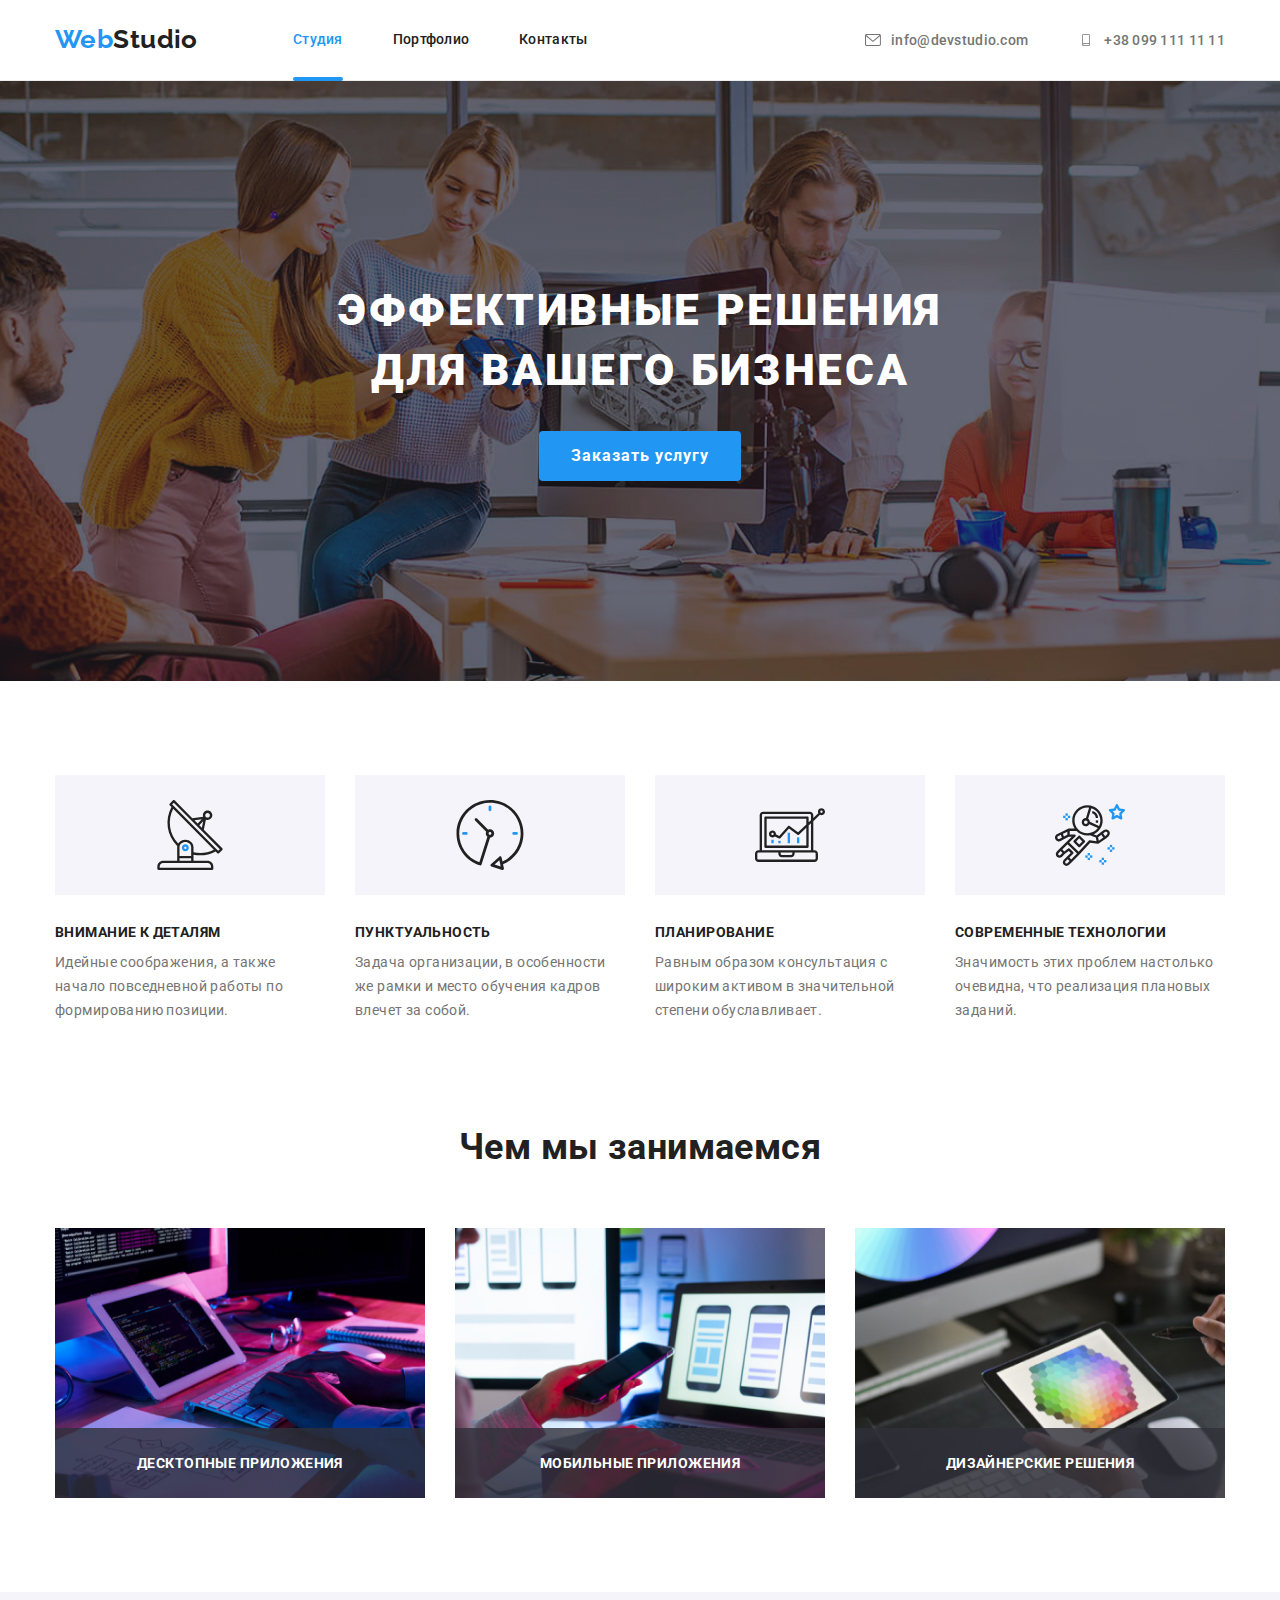
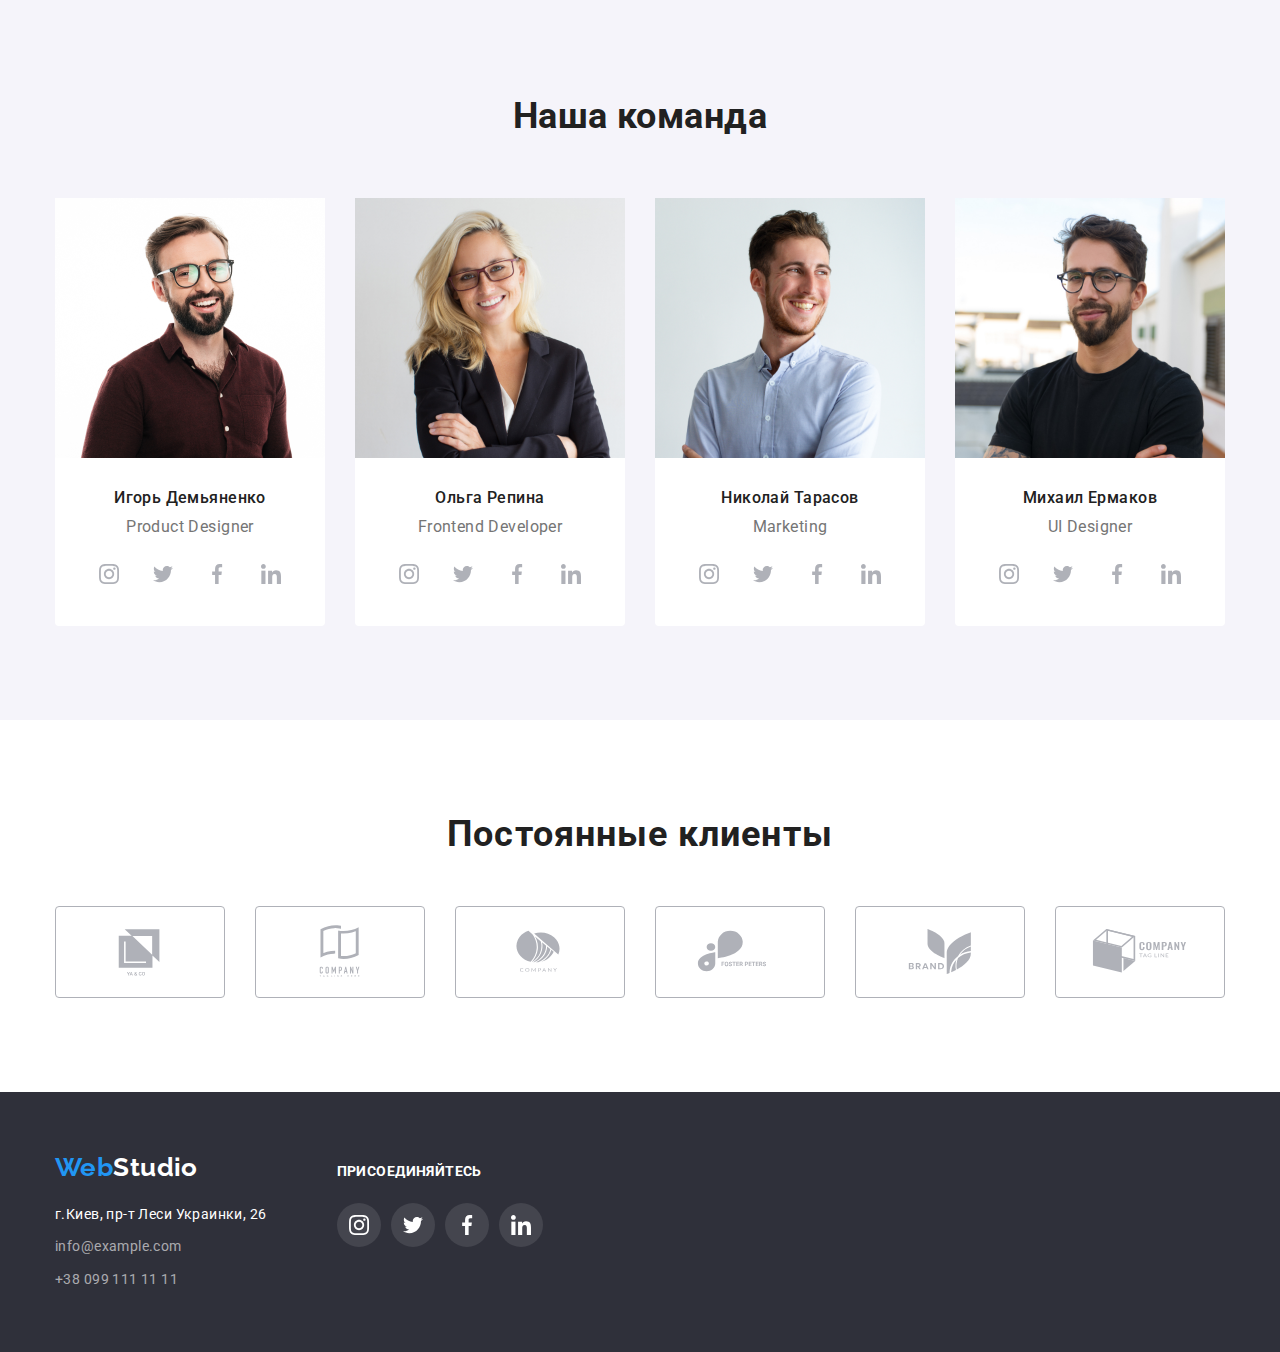
<file: index.html>
<!DOCTYPE html>
<html lang="ru">

<head>
    <meta charset="UTF-8">
    <meta http-equiv="X-UA-Compatible" content="IE=edge">
    <meta name="viewport" content="width=device-width, initial-scale=1.0">
    <title>Studio</title>
    <link rel="preconnect" href="https://fonts.googleapis.com">
    <link rel="preconnect" href="https://fonts.gstatic.com" crossorigin>
    <link href="https://fonts.googleapis.com/css2?family=Raleway:wght@700&family=Roboto:wght@400;500;700&display=swap"
        rel="stylesheet">
    <link rel="stylesheet"
        href="https://cdnjs.cloudflare.com/ajax/libs/modern-normalize/1.0.0/modern-normalize.min.css" />

    <link rel="stylesheet" href="./css/style.css">
</head>

<body>
    <header class="header">
        <div class="container wrapper">
            <a href="./index.html" class="header-logo logo link" lang="en"><span class="webstudio">Web</span>Studio</a>
            <nav class="site-nav">
                <ul class="nav-list">
                    <li class="nav-item"><a href="./index.html" class="link-nav current link">Студия</a></li>
                    <li class="nav-item"><a href="./portfolio.html" class="link-nav link">Портфолио</a></li>
                    <li class="nav-item"><a href="" class="link-nav link">Контакты</a></li>
                </ul>
            </nav>
            <ul class="header-adress-list">
                <li class="header-adress-mail">
                    <a href="mailto:info@devstudio.com" class="header-adress link"
                        lang="en">
                        <svg class="header-adress-image" width="16" height="12">
                            <use href="./images/sprite.svg#envelope"></use>
                        </svg> info@devstudio.com
                    </a>
                </li>
                <li class="header-adress-mail">
                    <a href="tel:+38-099-111-11-11" class="header-adress link">
                    <svg class="header-adress-image" width="16" height="12">
                        <use href="./images/sprite.svg#smartphone"></use>
                    </svg> +38 099 111 11 11
                    </a>
                </li>
            </ul>
        </div>
    </header>

    <main>
        <!-- Hero -->
        <section class="section-hero section">
            <div class="container">
                <h1 class="hero-title">Эффективные решения для вашего бизнеса</h1>
                <button type="button" class="button-order button" data-modal-open>Заказать услугу</button>
            </div>
        </section>

        <!-- Особенности -->
        <section class="section-article section">
            <div class="container">
                <h2 class="visually-hidden">Наши скилы</h2>
                <ul class="article-list">
                    <li class="article-item">
                        <h3 class="article-sub-title first">Внимание к деталям</h3>
                        <p class="article-text">Идейные соображения, а также начало повседневной работы по формированию
                            позиции.</p>
                    </li>

                    <li class="article-item">
                        <h3 class="article-sub-title second">Пунктуальность</h3>
                        <p class="article-text">Задача организации, в особенности же рамки и место обучения кадров
                            влечет за собой.</p>
                    </li class="article-item">

                    <li class="article-item">
                        <h3 class="article-sub-title third">Планирование</h3>
                        <p class="article-text">Равным образом консультация с широким активом в значительной степени
                            обуславливает.</p>
                    </li class="article-item">

                    <li class="article-item">
                        <h3 class="article-sub-title fourth">Современные технологии</h3>
                        <p class="article-text">Значимость этих проблем настолько очевидна, что реализация плановых
                            заданий.</p>
                    </li>
                </ul>
            </div>
        </section>

        <section class="section-gallery section section-dop">
            <div class="container">
                <h2 class="gallery-title">Чем мы занимаемся</h2>
                <ul class="gallery-list">
                    <li class="gallery-item">
                        <img src="./images/main/ourjob1.jpg" alt="Чем мы занимаемся" width="370px"
                            height="270px" class="gallery-img">
                        <p class="gallery-overlay">Десктопные приложения</p>
                    </li>
                    <li class="gallery-item">
                        <img src="./images/main/ourjob2.jpg" alt="Чем мы занимаемся" width="370px"
                            height="270px" class="gallery-img">
                        <p class="gallery-overlay">Мобильные приложения</p>
                    </li>
                    <li class="gallery-item">
                        <img src="./images/main/ourjob3.jpg" alt="Чем мы занимаемся" width="370px"
                            height="270px" class="gallery-img">
                        <p class="gallery-overlay">Дизайнерские решения</p>
                    </li>
                </ul>
            </div>
        </section>

        <!-- Наша команда -->
        <section class="section-team section">
            <div class="container">
                <h2 class="team-title">Наша команда</h2>
                <ul class="team-list">
                    <li class="team-item">
                        <img src="./images/main/team1.png" alt="Игорь Дем'яненко" class="team-img" width="270px"
                            height="260px">
                            <div class="team-box">
                                <h3 class="team-sub-title">Игорь Демьяненко</h3>
                                <p class="team-text">Product Designer</p>
                                    <ul class="social-list">
                                        <li class="social-item" width="44" height="44">
                                            <a href="" class="social-link">
                                                <svg class="social-link-img" width="20" height="20">
                                                    <use href="./images/sprite.svg#instagram"></use>
                                                </svg>
                                            </a>
                                        </li>
                                        <li class="social-item">
                                            <a href="" class="social-link">
                                                <svg class="social-link-img" width="20" height="20">
                                                    <use href="./images/sprite.svg#twitter"></use>
                                                </svg>
                                            </a>
                                        </li>
                                        <li class="social-item">
                                            <a href="" class="social-link">
                                                <svg class="social-link-img" width="20" height="20">
                                                    <use href="./images/sprite.svg#facebook"></use>
                                                </svg>
                                            </a>
                                        </li>
                                        <li class="social-item">
                                            <a href="" class="social-link">
                                                <svg class="social-link-img" width="20" height="20">
                                                    <use href="./images/sprite.svg#linkedin"></use>
                                                </svg>
                                            </a>
                                        </li>
                                    </ul>
                            </div>
                    </li>
                    <li class="team-item">
                        <img src="./images/main/team2.jpg" alt="Ольга Репина" class="team-img" width="270px"
                            height="260px">
                            <div class="team-box">
                                <h3 class="team-sub-title">Ольга Репина</h3>
                                <p class="team-text">Frontend Developer</p>
                                    <ul class="social-list">
                                        <li class="social-item" width="44" height="44">
                                            <a href="" class="social-link">
                                                <svg class="social-link-img" width="20" height="20">
                                                    <use href="./images/sprite.svg#instagram"></use>
                                                </svg>
                                            </a>
                                        </li>
                                        <li class="social-item">
                                            <a href="" class="social-link">
                                                <svg class="social-link-img" width="20" height="20">
                                                    <use href="./images/sprite.svg#twitter"></use>
                                                </svg>
                                            </a>
                                        </li>
                                        <li class="social-item">
                                            <a href="" class="social-link">
                                                <svg class="social-link-img" width="20" height="20">
                                                    <use href="./images/sprite.svg#facebook"></use>
                                                </svg>
                                            </a>
                                        </li>
                                        <li class="social-item">
                                            <a href="" class="social-link">
                                                <svg class="social-link-img" width="20" height="20">
                                                    <use href="./images/sprite.svg#linkedin"></use>
                                                </svg>
                                            </a>
                                        </li>
                                    </ul>
                            </div>
                    </li>
                    <li class="team-item">
                        <img src="./images/main/team3.jpg" alt="Николай Тарасов" class="team-img" width="270px"
                            height="260px">
                            <div class="team-box">
                                <h3 class="team-sub-title">Николай Тарасов</h3>
                                <p class="team-text">Marketing</p>
                                    <ul class="social-list">
                                        <li class="social-item" width="44" height="44">
                                            <a href="" class="social-link">
                                                <svg class="social-link-img" width="20" height="20">
                                                    <use href="./images/sprite.svg#instagram"></use>
                                                </svg>
                                            </a>
                                        </li>
                                        <li class="social-item">
                                            <a href="" class="social-link">
                                                <svg class="social-link-img" width="20" height="20">
                                                    <use href="./images/sprite.svg#twitter"></use>
                                                </svg>
                                            </a>
                                        </li>
                                        <li class="social-item">
                                            <a href="" class="social-link">
                                                <svg class="social-link-img" width="20" height="20">
                                                    <use href="./images/sprite.svg#facebook"></use>
                                                </svg>
                                            </a>
                                        </li>
                                        <li class="social-item">
                                            <a href="" class="social-link">
                                                <svg class="social-link-img" width="20" height="20">
                                                    <use href="./images/sprite.svg#linkedin"></use>
                                                </svg>
                                            </a>
                                        </li>
                                    </ul>
                            </div>
                    </li>
                    <li class="team-item">
                        <img src="./images/main/team4.jpg" alt="Михаил Ермаков" class="team-img" width="270px"
                            height="260px">
                            <div class="team-box">
                                <h3 class="team-sub-title">Михаил Ермаков</h3>
                                <p class="team-text">UI Designer</p>
                                    <ul class="social-list">
                                        <li class="social-item" width="44" height="44">
                                            <a href="" class="social-link">
                                                <svg class="social-link-img" width="20" height="20">
                                                    <use href="./images/sprite.svg#instagram"></use>
                                                </svg>
                                            </a>
                                        </li>
                                        <li class="social-item">
                                            <a href="" class="social-link">
                                                <svg class="social-link-img" width="20" height="20">
                                                    <use href="./images/sprite.svg#twitter"></use>
                                                </svg>
                                            </a>
                                        </li>
                                        <li class="social-item">
                                            <a href="" class="social-link">
                                                <svg class="social-link-img" width="20" height="20">
                                                    <use href="./images/sprite.svg#facebook"></use>
                                                </svg>
                                            </a>
                                        </li>
                                        <li class="social-item">
                                            <a href="" class="social-link">
                                                <svg class="social-link-img" width="20" height="20">
                                                    <use href="./images/sprite.svg#linkedin"></use>
                                                </svg>
                                            </a>
                                        </li>
                                    </ul>
                            </div>
                    </li>
                </ul>
            </div>
        </section>




<!-- Постоянные клиенты -->

        <section class="clients section">
            <div class="container">
                <h2 class="clients-title">Постоянные клиенты</h2>
                <ul class="clients-list">
                    <li class="clients-item">
                        <a href="" class="clients-link">
                            <svg class="clients-link-img" width="106" height="60">
                                <use href="./images/sprite.svg#logo-1"></use>
                            </svg>
                        </a>
                    </li>
                    <li class="clients-item">
                        <a href="" class="clients-link">
                            <svg class="clients-link-img" width="106" height="60">
                                <use href="./images/sprite.svg#logo-2"></use>
                            </svg>
                        </a>
                    </li>
                    <li class="clients-item">
                        <a href="" class="clients-link">
                            <svg class="clients-link-img" width="106" height="60">
                                <use href="./images/sprite.svg#logo-3"></use>
                            </svg>
                        </a>
                    </li>
                    <li class="clients-item">
                        <a href="" class="clients-link">
                            <svg class="clients-link-img" width="106" height="60">
                                <use href="./images/sprite.svg#logo-4"></use>
                            </svg>
                        </a>
                    </li>
                    <li class="clients-item">
                        <a href="" class="clients-link">
                            <svg class="clients-link-img" width="106" height="60">
                                <use href="./images/sprite.svg#logo-5"></use>
                            </svg>
                        </a>
                    </li>
                    <li class="clients-item">
                        <a href="" class="clients-link">
                            <svg class="clients-link-img" width="106" height="60">
                                <use href="./images/sprite.svg#logo-6"></use>
                            </svg>
                        </a>
                    </li>
                </ul>
            </div>
        </section>
    </main>

    <!-- Подвал -->
    <footer class="footer ">
        <div class="container footer-wrapper">
            <div class="footer-adress-container">
                <a href="./index.html" class="footer-logo logo link"><span class="webstudio">Web</span>Studio</a>
                <address>
                    <a href="https://goo.gl/maps/xhhqfHKfK66kYqQT9" target="_blank" class="footer-adress link adress-phyth link">г.Киев,
                        пр-т Леси Украинки, 26</a>
                    <a href=" mailto:info@example.com" lang="en" class="footer-adress link">info@example.com</a>
                    <a href="tel:+38-099-111-11-11" class="footer-adress link">+38 099 111 11 11</a>
                </address>
            </div>
            <div class="footer-social-links-container">
                <h2 class="footer-social-title">Присоединяйтесь</h2>
                <ul class="footer-social-list">
                    <li class="footer-social-item">
                        <a href="" class="footer-social-link link">
                            <svg class="footer-social-link-img" width="20" height="20">
                                <use href="./images/sprite.svg#instagram"></use>
                            </svg>
                        </a>
                    </li>
                    <li class="footer-social-item">
                        <a href="" class="footer-social-link link">
                            <svg class="footer-social-link-img" width="20" height="20">
                                <use href="./images/sprite.svg#twitter"></use>
                            </svg>
                        </a>
                    </li>
                    <li class="footer-social-item">
                        <a href="" class="footer-social-link link">
                            <svg class="footer-social-link-img" width="20" height="20">
                                <use href="./images/sprite.svg#facebook"></use>
                            </svg>
                        </a>
                    </li>
                    <li class="footer-social-item">
                        <a href="" class="footer-social-link link">
                            <svg class="footer-social-link-img" width="20" height="20">
                                <use href="./images/sprite.svg#linkedin"></use>
                            </svg>
                        </a>
                    </li>
                </ul>
            </div>
        </div>
    </footer>

<div class="backdrop is-hidden" data-modal>
    <div class="modal">
        <button type="button" class="close-button" data-modal-close width="30" height="30">
            <svg class="modal-button-close" width="18" height="18">
                <use href="./images/sprite.svg#close-button"></use>
            </svg>
        </button>
    </div>
</div>

<script src="./js/modal.js"></script>

</body>

</html>
</file>
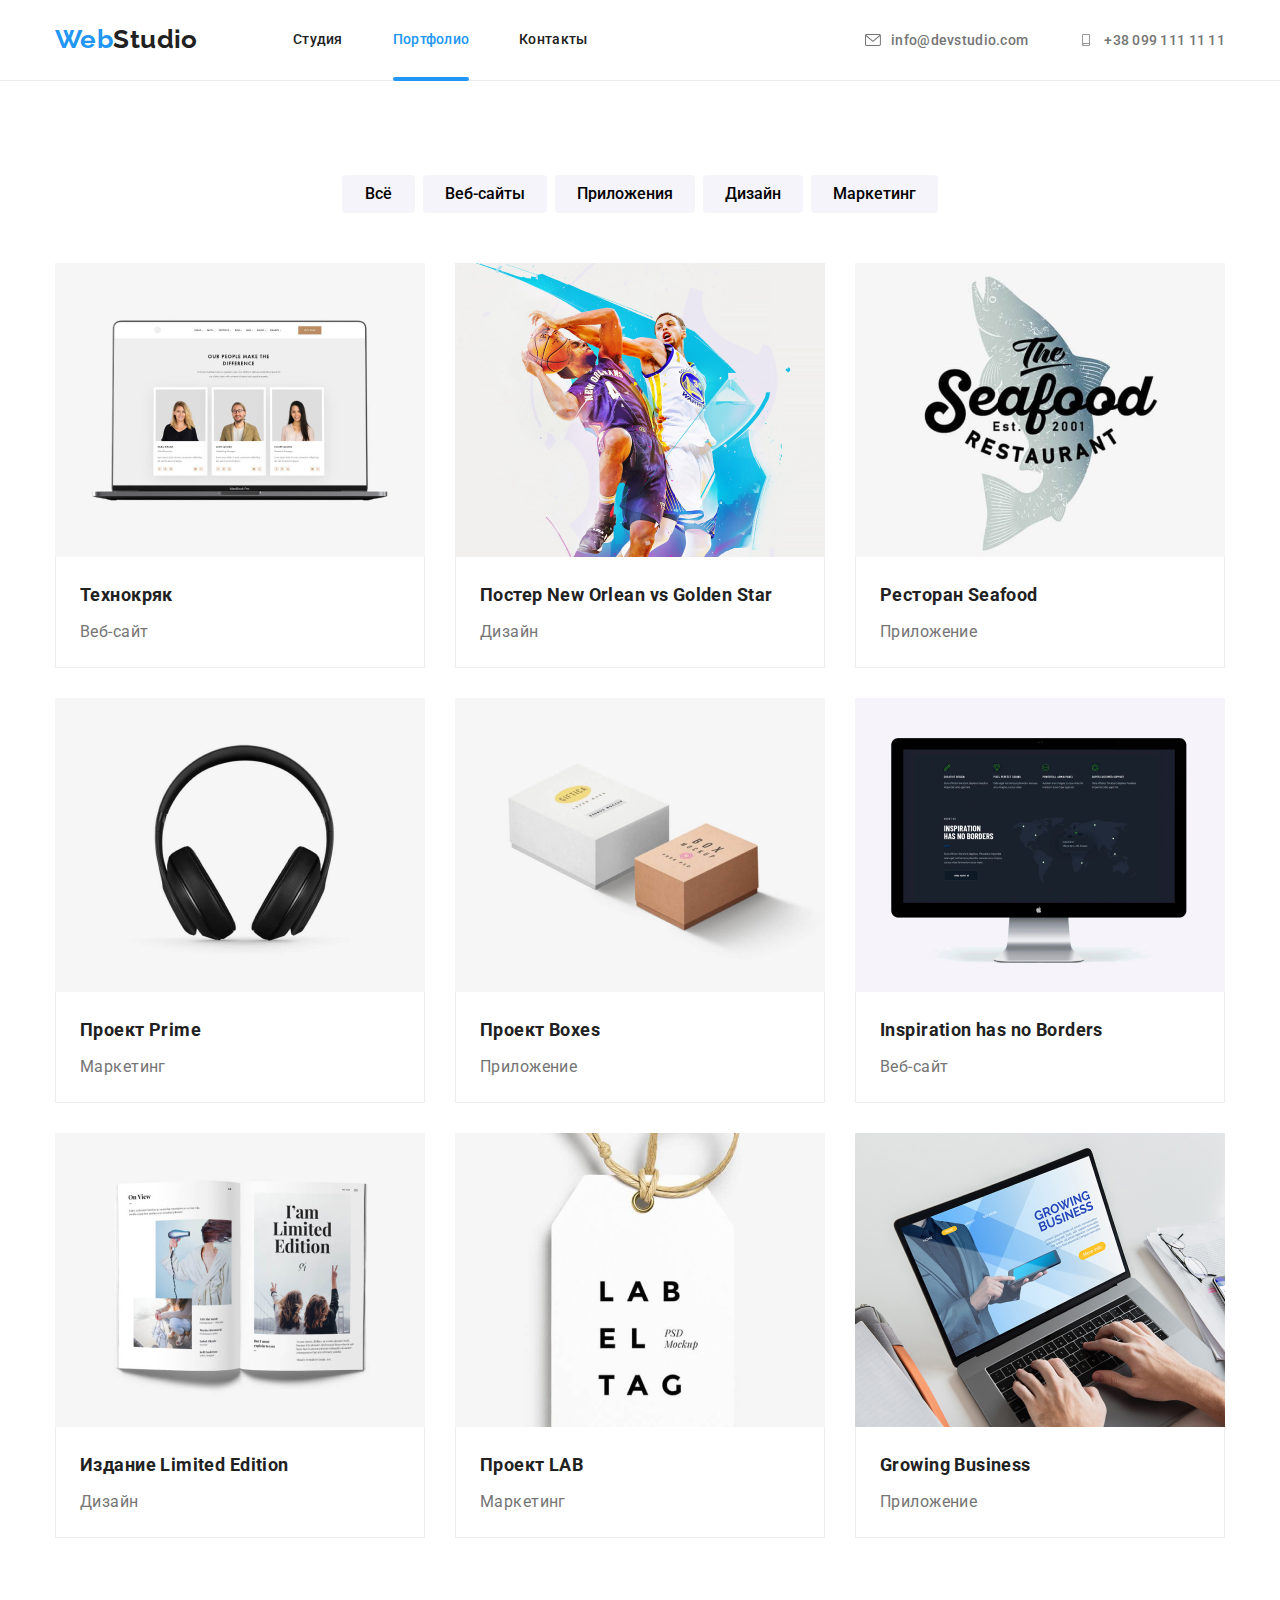
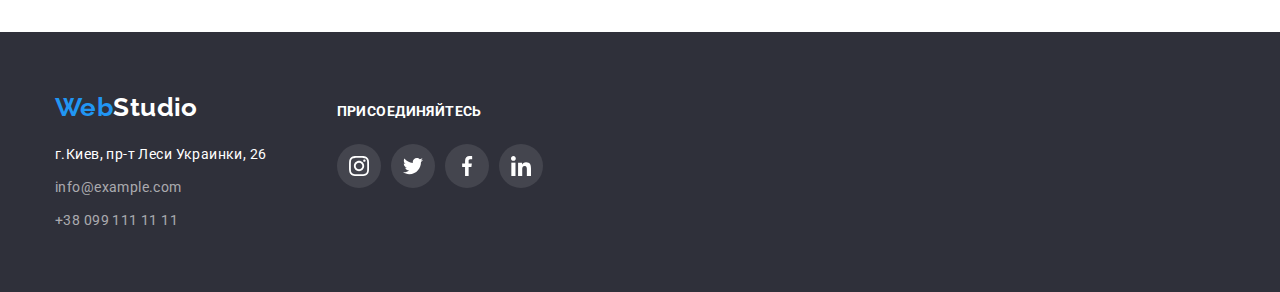
<file: portfolio.html>
<!DOCTYPE html>
<html lang="ru">

<head>
    <meta charset="UTF-8">
    <meta http-equiv="X-UA-Compatible" content="IE=edge">
    <meta name="viewport" content="width=device-width, initial-scale=1.0">
    <title>Portfolio</title>
    <link rel="preconnect" href="https://fonts.googleapis.com">
    <link rel="preconnect" href="https://fonts.gstatic.com" crossorigin>
    <link href="https://fonts.googleapis.com/css2?family=Raleway:wght@700&family=Roboto:wght@400;500;700&display=swap"
        rel="stylesheet">
    <link rel="stylesheet"
        href="https://cdnjs.cloudflare.com/ajax/libs/modern-normalize/1.0.0/modern-normalize.min.css" />

    <link rel="stylesheet" href="./css/style.css">
</head>

<body>
    <header class="header">
        <div class="container wrapper">
            <a href="./index.html" class="header-logo logo link" lang="en"><span class="webstudio">Web</span>Studio</a>
            <nav class="site-nav">
                <ul class="nav-list">
                    <li class="nav-item"><a href="./index.html" class="link-nav link">Студия</a></li>
                    <li class="nav-item"><a href="./portfolio.html" class="link-nav current link">Портфолио</a></li>
                    <li class="nav-item"><a href="" class="link-nav link">Контакты</a></li>
                </ul>
            </nav>
            <ul class="header-adress-list">
                <li class="header-adress-mail">
                    <a href="mailto:info@devstudio.com" class="header-adress link" lang="en">
                        <svg class="header-adress-image" width="16" height="12">
                            <use href="./images/sprite.svg#envelope">

                            </use>
                        </svg> info@devstudio.com
                    </a>
                </li>
                <li>
                    <a href="tel:+38-099-111-11-11" class="header-adress link">
                        <svg class="header-adress-image" width="16" height="12">
                            <use href="./images/sprite.svg#smartphone">

                            </use>
                        </svg> +38 099 111 11 11
                    </a>
                </li>
            </ul>
        </div>
    </header>

    <main>
        <section class="portfolio-nav section">
            <div class="container">
                <ul class="portfolio-nav-list">
                    <li class="portfolio-nav-item"><button type="button" class="portfolio-button button">Всё</button>
                    </li>
                    <li class="portfolio-nav-item"><button type="button"
                            class="portfolio-button button">Веб-сайты</button></li>
                    <li class="portfolio-nav-item"><button type="button"
                            class="portfolio-button button">Приложения</button>
                    </li>
                    <li class="portfolio-nav-item"><button type="button" class="portfolio-button button">Дизайн</button>
                    </li>
                    <li class="portfolio-nav-item"><button type="button"
                            class="portfolio-button button">Маркетинг</button></li>
                </ul>


                <ul class="portfolio-cards">
                    <li class="portfolio-card">
                        <a href="" class="portfolio-card-link link">
                            <div class="portfolio-img-wrapper">
                                <img src="./images/portfolio/1.jpg" alt="Ноутбук" class="img">
                                <p class="portfolio-card-overlay">Технокряк это современная площадка распространения коронавируса. Компании используют эту платформу для цифрового шпионажа и атак на защищённые сервера конкурентов.</p>
                            </div>
                            <div class="portfolio-card-container">
                                <h2 class="portfolio-cards-sub-title">Технокряк</h2>
                                <p class="portfolio-cards-text">Веб-сайт</p>
                            </div>
                        </a>
                    </li>

                    <li class="portfolio-card">
                        <a href="" class="portfolio-card-link link">
                            <div class="portfolio-img-wrapper">
                                <img src="./images/portfolio/2.jpg" alt="Баскетболисты" class="img">
                                <p class="portfolio-card-overlay">Технокряк это современная площадка распространения коронавируса. Компании используют эту платформу для цифрового шпионажа и атак на защищённые сервера конкурентов.</p>
                            </div>
                            <div class="portfolio-card-container">
                                <h2 class="portfolio-cards-sub-title">Постер New Orlean vs Golden Star</h2>
                                <p class="portfolio-cards-text">Дизайн</p>
                            </div>
                        </a>
                    </li>
                    <li class="portfolio-card">
                        <a href="" class="portfolio-card-link link">
                            <div class="portfolio-img-wrapper">
                                <img src="./images/portfolio/3.jpg" alt="Лого Seafood" class="img">
                                <p class="portfolio-card-overlay">Технокряк это современная площадка распространения коронавируса. Компании используют эту платформу для цифрового шпионажа и атак на защищённые сервера конкурентов.</p>
                            </div>
                            <div class="portfolio-card-container">
                                <h2 class="portfolio-cards-sub-title">Ресторан Seafood</h2>
                                <p class="portfolio-cards-text">Приложение</p>
                            </div>
                        </a>
                    </li>
                    <li class="portfolio-card">
                        <a href="" class="portfolio-card-link link">
                            <div class="portfolio-img-wrapper">
                                <img src="./images/portfolio/4.jpg" alt="Наушники" class="img">
                                <p class="portfolio-card-overlay">Технокряк это современная площадка распространения коронавируса. Компании используют эту платформу для цифрового шпионажа и атак на защищённые сервера конкурентов.</p>
                            </div>
                            <div class="portfolio-card-container">
                                <h2 class="portfolio-cards-sub-title">Проект Prime</h2>
                                <p class="portfolio-cards-text">Маркетинг</p>
                            </div>
                        </a>
                    </li>
                    <li class="portfolio-card">
                        <a href="" class="portfolio-card-link link">
                            <div class="portfolio-img-wrapper">
                                <img src="./images/portfolio/5.jpg" alt="Коробки" class="img">
                                <p class="portfolio-card-overlay">Технокряк это современная площадка распространения коронавируса. Компании используют эту платформу для цифрового шпионажа и атак на защищённые сервера конкурентов.</p>
                            </div>
                            <div class="portfolio-card-container">
                                <h2 class="portfolio-cards-sub-title">Проект Boxes</h2>
                                <p class="portfolio-cards-text">Приложение</p>
                            </div>
                        </a>
                    </li>
                    <li class="portfolio-card">
                        <a href="" class="portfolio-card-link link">
                            <div class="portfolio-img-wrapper">
                                <img src="./images/portfolio/6.jpg" alt="Монитор" class="img">
                                <p class="portfolio-card-overlay">Технокряк это современная площадка распространения коронавируса. Компании используют эту платформу для цифрового шпионажа и атак на защищённые сервера конкурентов.</p>
                            </div>
                            <div class="portfolio-card-container">
                                <h2 class="portfolio-cards-sub-title">Inspiration has no Borders</h2>
                                <p class="portfolio-cards-text">Веб-сайт</p>
                            </div>
                        </a>
                    </li>
                    <li class="portfolio-card">
                        <a href="" class="portfolio-card-link link">
                            <div class="portfolio-img-wrapper">
                                <img src="./images/portfolio/7.jpg" alt="Журнал" class="img">
                                <p class="portfolio-card-overlay">Технокряк это современная площадка распространения коронавируса. Компании используют эту платформу для цифрового шпионажа и атак на защищённые сервера конкурентов.</p>
                            </div>
                            <div class="portfolio-card-container">
                                <h2 class="portfolio-cards-sub-title">Издание Limited Edition</h2>
                                <p class="portfolio-cards-text">Дизайн</p>
                            </div>
                        </a>
                    </li>
                    <li class="portfolio-card">
                        <a href="" class="portfolio-card-link link">
                            <div class="portfolio-img-wrapper">
                                <img src="./images/portfolio/8.jpg" alt="Ярлык" class="img">
                                <p class="portfolio-card-overlay">Технокряк это современная площадка распространения коронавируса. Компании используют эту платформу для цифрового шпионажа и атак на защищённые сервера конкурентов.</p>
                            </div>
                            <div class="portfolio-card-container">
                                <h2 class="portfolio-cards-sub-title">Проект LAB</h2>
                                <p class="portfolio-cards-text">Маркетинг</p>
                            </div>
                        </a>
                    </li>
                    <li class="portfolio-card">
                        <a href="" class="portfolio-card-link link">
                            <div class="portfolio-img-wrapper">
                                <img src="./images/portfolio/9.jpg" alt="Ноутбук" class="img">
                                <p class="portfolio-card-overlay">Технокряк это современная площадка распространения коронавируса. Компании используют эту платформу для цифрового шпионажа и атак на защищённые сервера конкурентов.</p>
                            </div>
                            <div class="portfolio-card-container">
                                <h2 class="portfolio-cards-sub-title">Growing Business</h2>
                                <p class="portfolio-cards-text">Приложение</p>
                            </div>
                        </a>
                    </li>
                </ul>
            </div>
        </section>
    </main>



    <!-- Подвал -->
    <footer class="footer ">
        <div class="container footer-wrapper">
            <div class="footer-adress-container">
                <a href="./index.html" class="footer-logo logo link"><span class="webstudio">Web</span>Studio</a>
                <address>
                    <a href="https://goo.gl/maps/xhhqfHKfK66kYqQT9" target="_blank"
                        class="footer-adress link adress-phyth link">г.Киев,
                        пр-т Леси Украинки, 26</a>
                    <a href=" mailto:info@example.com" lang="en" class="footer-adress link  link">info@example.com</a>
                    <a href="tel:+38-099-111-11-11" class="footer-adress link  link">+38 099 111 11 11</a>
                </address>
            </div>
            <div class="footer-social-links-container">
                <h2 class="footer-social-title">Присоединяйтесь</h2>
                <ul class="footer-social-list">
                    <li class="footer-social-item">
                        <a href="" class="footer-social-link link">
                            <svg class="footer-social-link-img" width="20" height="20">
                                <use href="./images/sprite.svg#instagram"></use>
                            </svg>
                        </a>
                    </li>
                    <li class="footer-social-item">
                        <a href="" class="footer-social-link link">
                            <svg class="footer-social-link-img" width="20" height="20">
                                <use href="./images/sprite.svg#twitter"></use>
                            </svg>
                        </a>
                    </li>
                    <li class="footer-social-item">
                        <a href="" class="footer-social-link link">
                            <svg class="footer-social-link-img" width="20" height="20">
                                <use href="./images/sprite.svg#facebook"></use>
                            </svg>
                        </a>
                    </li>
                    <li class="footer-social-item">
                        <a href="" class="footer-social-link link">
                            <svg class="footer-social-link-img" width="20" height="20">
                                <use href="./images/sprite.svg#linkedin"></use>
                            </svg>
                        </a>
                    </li>
                </ul>
            </div>
        </div>
    </footer>
</body>

</html>
</file>
<file: css/style.css>
h1,
h2,
h3,
h4,
h5,
h6,
ul,
p {
  margin: 0;
  padding: 0;
}

* :hover,
:focus {
  outline: none;
}

:root {
  --primary-text-color: #757575;
  --primary-heading-color: #212121;
  --accent-color: #2196f3;
  --primary-bacground-color: #fff;
  --secondary-text-color: #fff;
  --secondary-background-color: #2f303a;
  --primary-time-duration: 250ms;
}

/* -----body----- */
body {
  font-family: "Roboto", sans-serif;
  background-color: var(--primary-bacground-color);
  color: var(--primary-text-color);
  font-size: 14px;
  font-weight: 400;
  font-style: normal;
  letter-spacing: 0.03em;
}

ul,
ol [class] {
  list-style: none;
}

.link {
  text-decoration: none;
}

h2,
h3 {
  color: var(--primary-heading-color);
}

img {
  display: block;
}

.section {
  padding-top: 94px;
  padding-bottom: 94px;
  margin: 0 auto;
}

.section.section-dop {
  padding-top: 0px;
}

.container {
  width: 1200px;
  margin-left: auto;
  margin-right: auto;
  padding-left: 15px;
  padding-right: 15px;
  /* outline: 2px solid tomato; */
}

.button {
  font-family: "Roboto";
  cursor: pointer;
  border-radius: 4px;
}

.visually-hidden {
  position: absolute;
  width: 1px;
  height: 1px;
  margin: -1px;
  border: 0;
  padding: 0;

  white-space: nowrap;
  clip-path: inset(100%);
  clip: rect(0 0 0 0);
  overflow: hidden;
}

/* -----header----- */

.header {
  border-bottom: 1px solid #ececec;
}

.wrapper {
  display: flex;
  align-items: center;
}

.site-nav {
  display: block;
}

.nav-list {
  display: flex;
}

.nav-item:not(:nth-last-child(-n + 1)) {
  margin-right: 50px;
}

.link-nav {
  display: block;
  position: relative;
  font-weight: 500;
  font-size: 14px;
  letter-spacing: 0.02em;
  color: #212121;
  padding: 32px 0px;
  line-height: 1.14;
  transition: color var(--primary-time-duration) cubic-bezier(0.4, 0, 0.2, 1);
}

.link-nav.current {
  color: var(--accent-color);
}

.link-nav:hover,
.link-nav:focus {
  color: var(--accent-color);
}

.link-nav.current:after {
  content: "";
  position: absolute;
  display: block;
  background-color: var(--accent-color);
  width: 100%;
  height: 4px;
  bottom: -1px;
  border-radius: 2px;
}

.header-adress-list {
  display: flex;
  justify-content: center;
  margin-left: auto;
}
.header-adress-image {
  margin-right: 10px;
  fill: currentColor;
}
.header-adress-mail:not(:last-child) {
  margin-right: 50px;
}

.header-adress {
  font-weight: 500;
  letter-spacing: 0.02em;
  color: var(--primary-text-color);
  display: flex;
  align-items: center;
  transition: color var(--primary-time-duration) cubic-bezier(0.4, 0, 0.2, 1);
}

.header-adress:hover,
.header-adress:focus {
  color: var(--accent-color);
}

.logo {
  font-family: "Raleway";
  font-size: 26px;
  font-weight: bold;
  line-height: 1.2;
  width: 145px;
  height: 31px;
}

.header-logo.logo {
  margin-right: 93px;
  color: var(--primary-heading-color);
}

.webstudio {
  color: var(--accent-color);
}

/* ===HERO=== */

.section-hero {
  text-align: center;

  background-image: linear-gradient(
      rgba(47, 48, 58, 0.4),
      rgba(47, 48, 58, 0.4)
    ),
    url(../images/main/header-bg.jpg);
  background-repeat: no-repeat;
  background-position: center;
  background-color: #c4c4c4;
  color: var(--secondary-text-color);
}

.section-hero.section {
  max-width: 1600px;
  padding-top: 200px;
  padding-bottom: 200px;
}

.hero-title {
  width: 696px;
  height: 120px;
  letter-spacing: 0.06em;
  font-weight: 900;
  font-size: 44px;
  line-height: 1.36;
  margin-bottom: 30px;
  margin-right: auto;
  margin-left: auto;
  text-transform: uppercase;
}

/* Кнопка заказа */

.button-order {
  font-weight: 700;
  font-size: 16px;
  letter-spacing: 0.06em;
  line-height: 1.87;
  margin: 0 auto;
  background-color: var(--accent-color);
  color: var(--secondary-text-color);
  padding: 10px 32px;
  min-width: 200px;
  border: none;
  transition: background-color var(--primary-time-duration)
    cubic-bezier(0.4, 0, 0.2, 1);
}

.button-order:hover,
.button-order:focus {
  background-color: #188ce8;
}

/* section-article */

/* .section-article {
  visibility: hidden
} */

.article-sub-title {
  font-weight: 700;
  font-size: 14px;
  line-height: 1.14;
  text-transform: uppercase;
  margin-bottom: 10px;
}

.article-list {
  display: flex;
  flex-wrap: wrap;
  justify-content: space-between;
}

.article-text {
  line-height: 1.71;
}

.article-item {
  width: 270px;
}

.article-item:not(:nth-last-child(-n + 1)) {
  margin-right: 30px;
}

/* =========иконки========= */
.article-sub-title.first::before {
  content: "";
  display: block;
  width: 270px;
  height: 120px;
  background-image: url("../images/main/antenna.svg");
  background-color: #f5f4fa;
  background-size: 70px, 70px;
  background-repeat: no-repeat;
  background-position: center center;
  margin-bottom: 30px;
}

.article-sub-title.second::before {
  content: "";
  display: block;
  width: 270px;
  height: 120px;
  background-image: url("../images/main/clock.svg");
  background-color: #f5f4fa;
  background-size: 70px, 70px;
  background-repeat: no-repeat;
  background-position: center center;
  margin-bottom: 30px;
}

.article-sub-title.third::before {
  content: "";
  display: block;
  width: 270px;
  height: 120px;
  background-image: url("../images/main/diagram.svg");
  background-color: #f5f4fa;
  background-size: 70px, 70px;
  background-repeat: no-repeat;
  background-position: center center;
  margin-bottom: 30px;
}

.article-sub-title.fourth::before {
  content: "";
  display: block;
  width: 270px;
  height: 120px;
  background-image: url("../images/main/astronaut.svg");
  background-color: #f5f4fa;
  background-size: 70px, 70px;
  background-repeat: no-repeat;
  background-position: center center;
  margin-bottom: 30px;
}

/* ========= */

.gallery-title {
  text-align: center;
  font-weight: 700;
  font-size: 36px;
  line-height: 1.71;
  margin-bottom: 50px;
}

.gallery-list {
  display: flex;
  justify-content: space-between;
}

.gallery-item {
  position: relative;
  width: 370px;
}

.gallery-item:not(:nth-last-child(-n + 1)) {
  margin-right: 30px;
}

.gallery-overlay {
  position: absolute;
  width: 100%;
  height: 70px;
  left: 0;
  bottom: 0;
  text-align: center;
  text-transform: uppercase;
  padding: 27px 20px;
  font-weight: 700;
  font-size: 14px;
  line-height: 1.17;
  color: var(--secondary-text-color);
  background-color: rgba(47, 48, 58, 0.8);
}

/* section-team */
.section-team {
  background-color: #f5f4fa;
}

.team-list {
  font-size: 16px;
  text-align: center;
  display: flex;
  border-bottom-left-radius: 4px;
  border-bottom-right-radius: 4px;
}

.team-title {
  text-align: center;
  font-weight: 700;
  font-size: 36px;
  line-height: 1.71;
  margin-bottom: 50px;
}

.team-sub-title {
  font-weight: 500;
  font-size: 16px;
  line-height: 1.19;
  margin-bottom: 10px;
}

.team-item {
  width: 270px;
  background-color: var(--primary-bacground-color);
  border-radius: 0px 0px 4px 4px;
}

.team-item:not(:nth-last-child(-n + 1)) {
  margin-right: 30px;
}

.team-text {
  line-height: 1.19;
  margin-bottom: 16px;
}

.team-box {
  padding: 30px 20px;
}

/* ========social-links=========== */
.social-list {
  display: flex;
  justify-content: center;
  align-items: center;
  fill: #afb1b8;
}

.social-link {
  display: flex;
  justify-content: center;
  align-items: center;
  width: 44px;
  height: 44px;
  border-radius: 50%;
  background-color: #ffffff;
  transition: background-color var(--primary-time-duration)
    cubic-bezier(0.4, 0, 0.2, 1);
}

.social-item:not(:last-child) {
  margin-right: 10px;
}

.social-link-img {
  fill: #afb1b8;
  transition: fill var(--primary-time-duration) cubic-bezier(0.4, 0, 0.2, 1);
}

.social-link:hover,
.social-link:focus {
  background-color: #2196f3;
}

.social-link:hover > .social-link-img,
.social-link:focus > .social-link-img {
  fill: var(--secondary-text-color);
}

/* ================== */
.clients-section {
  display: flex;
  justify-content: center;
}

.clients-title {
  font-size: 36px;
  line-height: 1.16;
  letter-spacing: 0.03em;
  margin-bottom: 50px;
  text-align: center;
}

.clients-list {
  display: flex;
  justify-content: center;
  align-items: center;
  fill: #afb1b8;
}

.clients-item:not(:last-child) {
  margin-right: 30px;
}

.clients-link {
  display: flex;
  justify-content: center;
  align-items: center;
  width: 170px;
  height: 92px;
  border: 1px solid #afb1b8;
  border-radius: 4px;
  transition: border-color var(--primary-time-duration)
    cubic-bezier(0.4, 0, 0.2, 1);
}

.clients-link-img {
  fill: #afb1b8;
  transition: fill var(--primary-time-duration) cubic-bezier(0.4, 0, 0.2, 1);
}

.clients-link:hover,
.clients-link:focus {
  border-color: #2196f3;
}

.clients-link:hover > .clients-link-img,
.clients-link:focus > .clients-link-img {
  fill: #2196f3;
}

/* ================ */

/* ================================== */

/* -----portfolio----- */

.portfolio-nav-list {
  display: flex;
  justify-content: center;
  margin-bottom: 50px;
}

.portfolio-nav-item:not(:nth-last-child(-n + 1)) {
  margin-right: 8px;
}

.portfolio-button {
  border: none;
  min-width: 73px;
  min-height: 38px;
  padding: 0px 22px;
  font-weight: 500;
  font-size: 16px;
  line-height: 1.62;
  text-align: center;
  background-color: #f5f4fa;
  border: none;
  transition: background-color var(--primary-time-duration)
      cubic-bezier(0.4, 0, 0.2, 1),
    color var(--primary-time-duration) cubic-bezier(0.4, 0, 0.2, 1),
    box-shadow var(--primary-time-duration) cubic-bezier(0.4, 0, 0.2, 1);
}

.portfolio-button:hover,
.portfolio-button:focus {
  background-color: var(--accent-color);
  color: #f5f4fa;
  box-shadow: 0px 3px 1px rgba(0, 0, 0, 0.1), 0px 1px 2px rgba(0, 0, 0, 0.08),
    0px 2px 2px rgba(0, 0, 0, 0.12);
}

.portfolio-cards {
  display: flex;
  flex-wrap: wrap;
  justify-content: space-between;
  align-items: center;
}

.portfolio-card:not(:nth-last-child(-n + 3)) {
  margin-bottom: 30px;
}

.portfolio-card:not(:nth-last-child(3n + 1)) {
  margin-right: 30px;
}

.portfolio-card {
  min-width: 370px;
  min-height: 404px;
  background: var(--primary-bacground-color);
}

.portfolio-card-link {
  display: block;
  transition: box-shadow var(--primary-time-duration)
    cubic-bezier(0.4, 0, 0.2, 1);
}

.portfolio-card-link:hover,
.portfolio-card-link:focus {
  box-shadow: 0px 1px 1px rgba(0, 0, 0, 0.12), 0px 4px 4px rgba(0, 0, 0, 0.06),
    1px 4px 6px rgba(0, 0, 0, 0.16);
}

.portfolio-cards-sub-title {
  font-weight: 700;
  font-size: 18px;
  line-height: 2;
}

.portfolio-cards-text {
  color: var(--primary-text-color);
  font-weight: 400;
  font-size: 16px;
  line-height: 1.87;
}

.portfolio-card-container {
  padding: 20px 24px;
  border-left: 1px solid #eeeeee;
  border-right: 1px solid #eeeeee;
  border-bottom: 1px solid #eeeeee;
}

.portfolio-card-container h2 {
  margin-bottom: 4px;
}

.portfolio-img-wrapper {
  position: relative;
  overflow: hidden;
}

.portfolio-card-overlay {
  position: absolute;
  top: 0;
  left: 0;
  width: 100%;
  height: 100%;
  font-size: 18px;
  line-height: 1.554;
  padding: 63px 24px;
  color: #ffffff;
  background-color: rgba(33, 150, 243, 0.9);
  overflow: auto;

  transform: translateY(110%);
  transition: transform var(--primary-time-duration)
    cubic-bezier(0.4, 0, 0.2, 1);
}

.portfolio-card-link:hover .portfolio-card-overlay,
.portfolio-card-link:focus .portfolio-card-overlay {
  transform: translateY(0%);
}

/* -----footer----- */
.footer {
  line-height: 1.71;
  background-color: var(--secondary-background-color);
  color: var(--secondary-text-color);
  padding-top: 60px;
  padding-bottom: 60px;
}

.footer-adress-container {
  margin-right: 70px;
}

.footer-adress {
  font-weight: 400;
  font-style: normal;
  color: rgba(255, 255, 255, 60%);
  transition: color var(--primary-time-duration) cubic-bezier(0.4, 0, 0.2, 1);
}

.footer-adress:not(:nth-last-child(-n + 1)) {
  margin-bottom: 9px;
}

.footer-logo.logo {
  display: block;
  color: var(--secondary-text-color);
  margin-bottom: 20px;
}

.footer-adress:hover,
.footer-adress:focus {
  color: var(--accent-color);
}

.footer-adress.adress {
  color: var(--secondary-text-color);
}

.adress-phyth {
  color: var(--secondary-text-color);
}

.footer address {
  display: flex;
  flex-direction: column;
}

.footer-wrapper {
  display: flex;
  align-items: baseline;
}

.footer-social-links-container {
  display: flex;
  flex-direction: column;
}

.footer-social-title {
  text-transform: uppercase;
  font-size: 14px;
  color: var(--secondary-text-color);
  margin-bottom: 20px;
}

.footer-social-list {
  display: flex;
  justify-content: center;
  align-items: center;
  fill: #afb1b8;
}

.footer-social-item:not(:last-child) {
  margin-right: 10px;
}

.footer-social-link {
  display: flex;
  justify-content: center;
  align-items: center;
  width: 44px;
  height: 44px;
  border-radius: 50%;
  background-color: rgba(255, 255, 255, 0.1);
  transition: background-color var(--primary-time-duration)
    cubic-bezier(0.4, 0, 0.2, 1);
}

.footer-social-link-img {
  fill: var(--secondary-text-color);
}

.footer-social-link:hover,
.footer-social-link:focus {
  background-color: #2196f3;
}

/* =====================Модальное окно========================= */

.backdrop {
  position: fixed;
  top: 0;
  left: 0;
  width: 100vw;
  height: 100vh;
  background-color: rgba(0, 0, 0, 0.6);
  opacity: 1;
  visibility: visible;
  pointer-events: auto;
  transition: opacity var(--primary-time-duration) cubic-bezier(0.4, 0, 0.2, 1);
}

.backdrop.is-hidden {
  opacity: 0;
  visibility: hidden;
  pointer-events: auto;
  transition: opacity var(--primary-time-duration) cubic-bezier(0.4, 0, 0.2, 1),
    visibility var(--primary-time-duration) cubic-bezier(0.4, 0, 0.2, 1);
}

.modal {
  position: absolute;
  top: 50%;
  left: 50%;
  transform: translate(-50%, -50%);
  width: 528px;
  height: 581px;
  background-color: #ffffff;
}

.close-button {
  display: flex;
  justify-content: center;
  align-items: center;
  position: absolute;
  top: 8px;
  right: 8px;
  width: 30px;
  height: 30px;
  border-radius: 50%;
  border: 1px solid rgba(0, 0, 0, 0.1);
  background-color: transparent;
  padding: 0;
  cursor: pointer;
}

.modal-button-close {
  fill: #000000;
}
</file>
